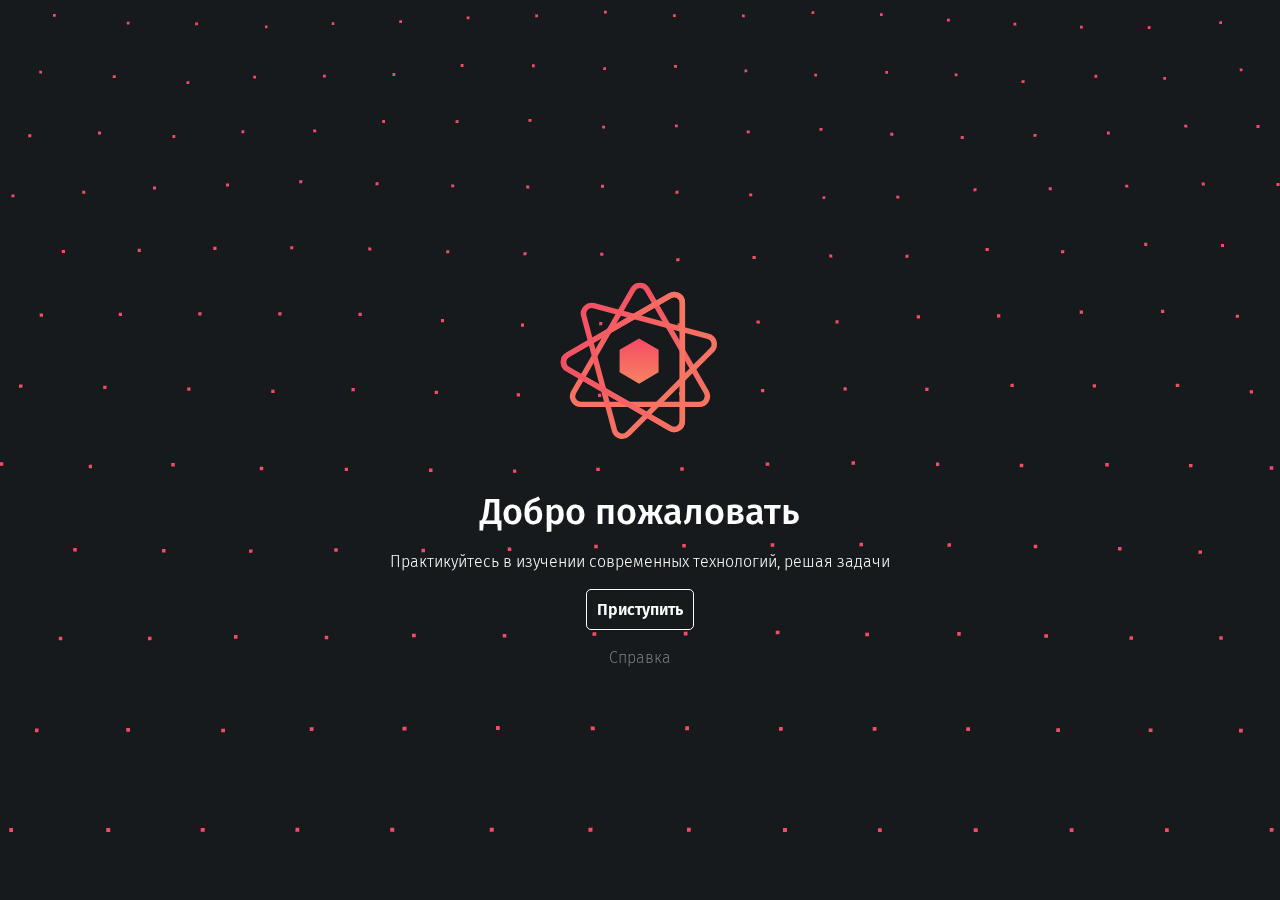
<file: index.html>
<!DOCTYPE html>
<html lang="ru">
<head>
    <meta charset="UTF-8">
    <meta name="viewport" content="width=device-width, initial-scale=1.0">
    <title>Document</title>
    <link rel="stylesheet" href="./src/css/main.css"> 
    <link rel="shortcut icon" href="./src/media/logo.svg" type="image/x-icon">
</head>
<body>
    <div class="wrap" id="intro">
            <img id="intro-logo" src="./src/media/logo.svg" alt="">
            <h1>Добро пожаловать</h1><br>
            <p>Практикуйтесь в изучении современных технологий, решая задачи</p><br>
            <a href="./reg.html" class="btn">Приступить</a><br>
            <a href="#" class="link">Справка</a>
        
    </div>
    <script src="./frameworks/three.min.js"></script>
    <script src="./frameworks/vanta.dots.min.js"></script>
    <script src="./src/js/app.js"></script>
</body>
</html>
</file>
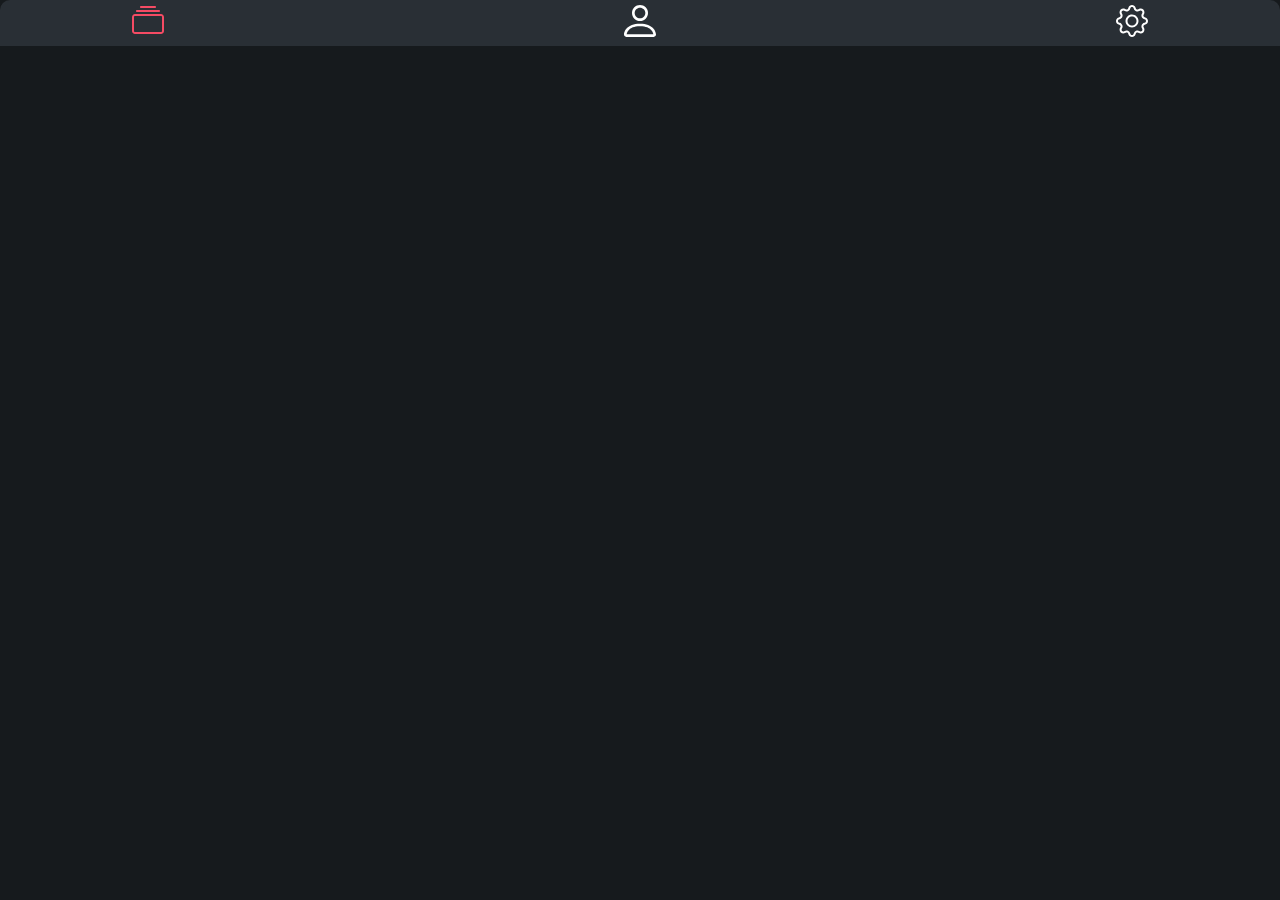
<file: collection.html>
<!DOCTYPE html>
<html lang="en">
<head>
    <meta charset="UTF-8">
    <meta name="viewport" content="width=device-width, initial-scale=1.0">
    <link rel="stylesheet" href="./src/css/main.css">
    <link rel="shortcut icon" href="./src/media/logo.svg" type="image/x-icon">
    <title>Задачи</title>
</head>
<body class="screen">
    <footer>
        <nav>
    <a href="./collection.html"><img src="./src/media/collection-active.svg" alt="" class="nav-img"></a>
    <a href="./lk.html"><img src="./src/media/lk.svg" alt="" class="nav-img"></a>
    <a href="./settings.html"><img src="./src/media/settings.svg" alt="" class="nav-img"></a>
    </nav>
    </footer>
</body>
</html>
</file>
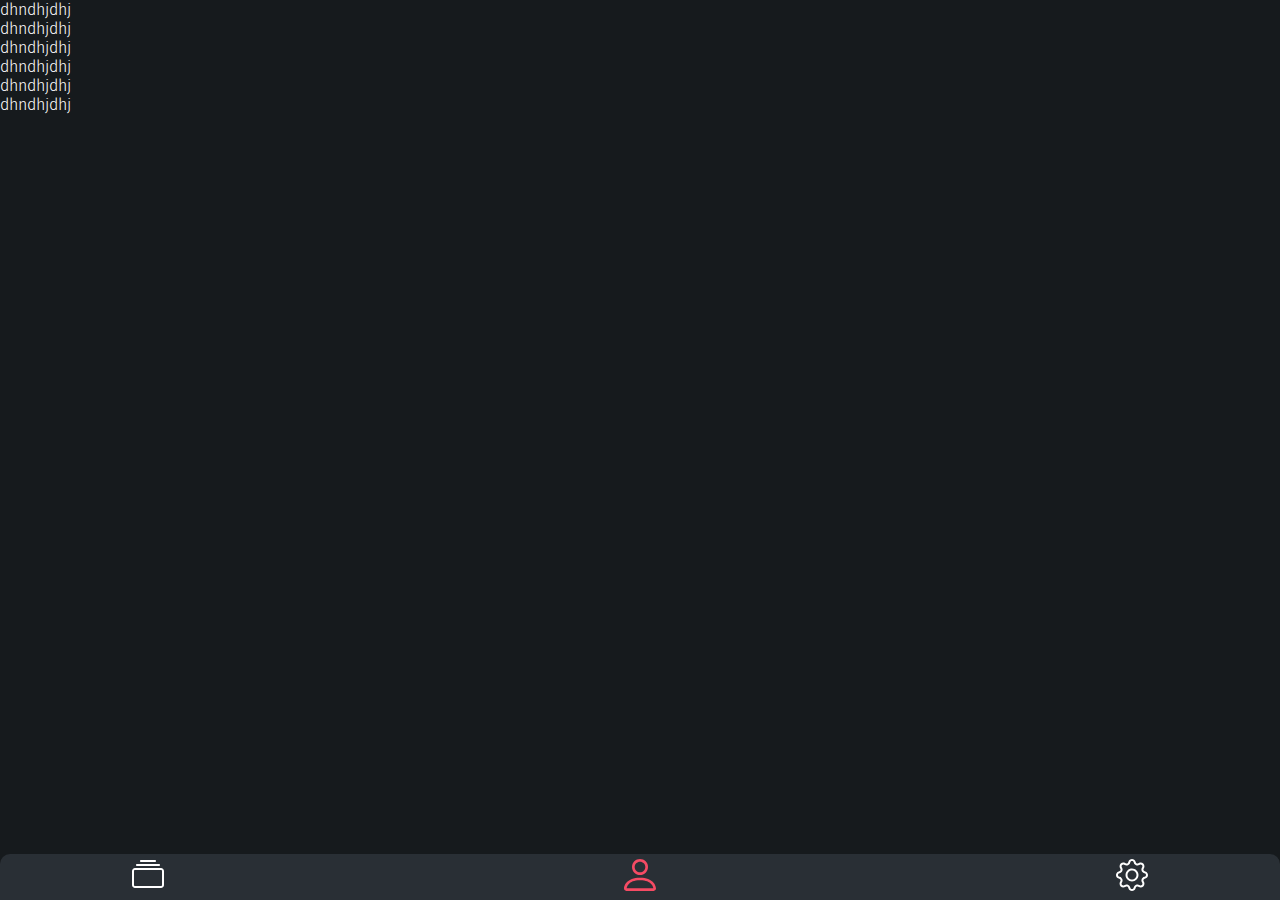
<file: lk.html>
<!DOCTYPE html>
<html lang="en">
<head>
    <meta charset="UTF-8">
    <meta name="viewport" content="width=device-width, initial-scale=1.0">
    <link rel="stylesheet" href="./src/css/main.css">
    <link rel="shortcut icon" href="./src/media/logo.svg" type="image/x-icon">
    <title>Личный кабинет</title>
</head>
<body class="screen">
    <div class="grid">
        <main>
            <p>dhndhjdhj</p>
            <p>dhndhjdhj</p>
            <p>dhndhjdhj</p>
            <p>dhndhjdhj</p>
            <p>dhndhjdhj</p>
            <p>dhndhjdhj</p>
        </main>
        <footer>
            <nav>
                <a href="./collection.html"><img src="./src/media/collection.svg" alt="" class="nav-img"></a>
                <a href="./lk.html"><img src="./src/media/lk-active.svg" alt="" class="nav-img"></a>
                <a href="./settings.html"><img src="./src/media/settings.svg" alt="" class="nav-img"></a>
            </nav>
        </footer>
    </div>
</body>
</html>
</file>
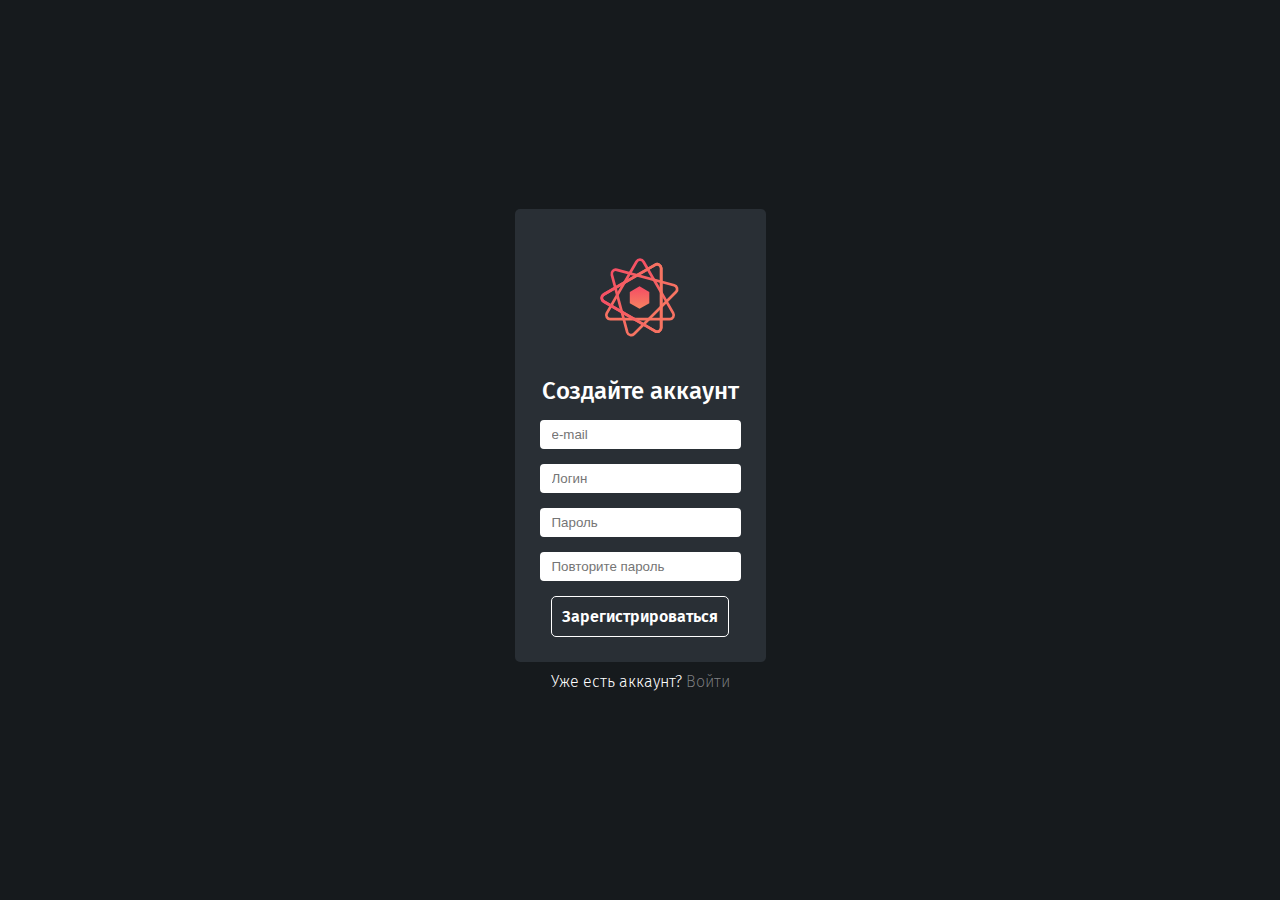
<file: reg.html>
<!DOCTYPE html>
<html lang="ru">
<head>
    <meta charset="UTF-8">
    <meta name="viewport" content="width=device-width, initial-scale=1.0">
    <title>Регистрация</title>
    <link rel="stylesheet" href="./src/css/main.css"> 
    <link rel="shortcut icon" href="./src/media/logo.svg" type="image/x-icon">
</head>
<body>
    <div class="wrap" id="reg-wrap">
        
        <form action="" id="reg-form">
            <img src="./src/media/logo.svg" alt="" id="reg-logo">
            <h3>Создайте аккаунт</h3>
            <input type="email" name="Regemail" id="Regemail" placeholder="e-mail">
            <input type="text" name="RegName" id="RegName" placeholder="Логин">
            <input type="password" name="Regpass" id="Regpass" placeholder="Пароль">
            <input type="text" name="Regconpass" id="Regconpass" placeholder="Повторите пароль">
            
            <input type="submit" value="Зарегистрироваться">
            
        </form>
        <p>Уже есть аккаунт? <a href="./signin.html" class="link">Войти</a></p>
    </div>
</body>
</html>
</file>
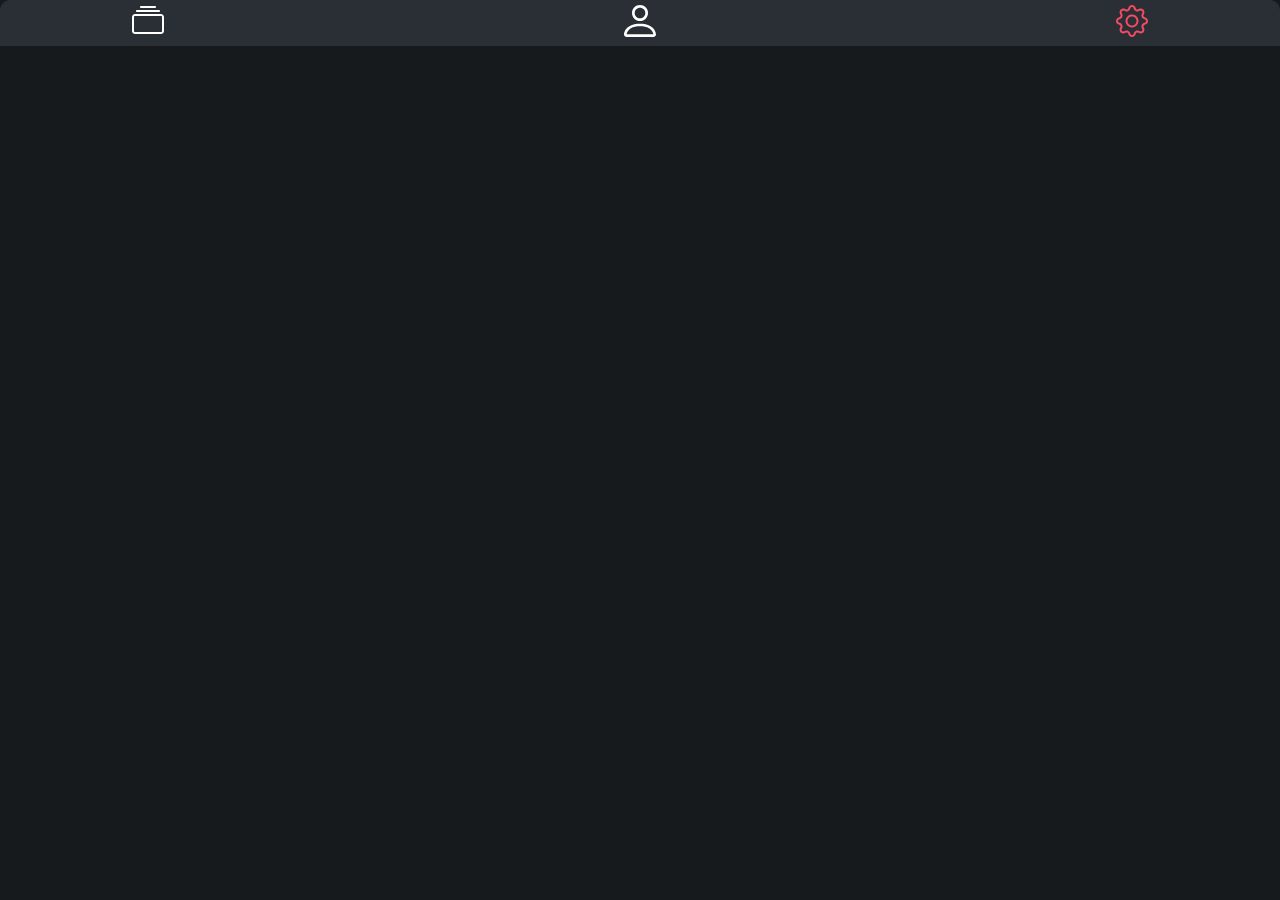
<file: settings.html>
<!DOCTYPE html>
<html lang="en">
<head>
    <meta charset="UTF-8">
    <meta name="viewport" content="width=device-width, initial-scale=1.0">
    <link rel="stylesheet" href="./src/css/main.css">
    <link rel="shortcut icon" href="./src/media/logo.svg" type="image/x-icon">
    <title>Настройки</title>
</head>
<body class="screen">
    <footer>
        <nav>
    <a href="./collection.html"><img src="./src/media/collection.svg" alt="" class="nav-img"></a>
    <a href="./lk.html"><img src="./src/media/lk.svg" alt="" class="nav-img"></a>
    <a href="./settings.html"><img src="./src/media/settings-active.svg" alt="" class="nav-img"></a>
    </nav>
    </footer>
</body>
</html>
</file>
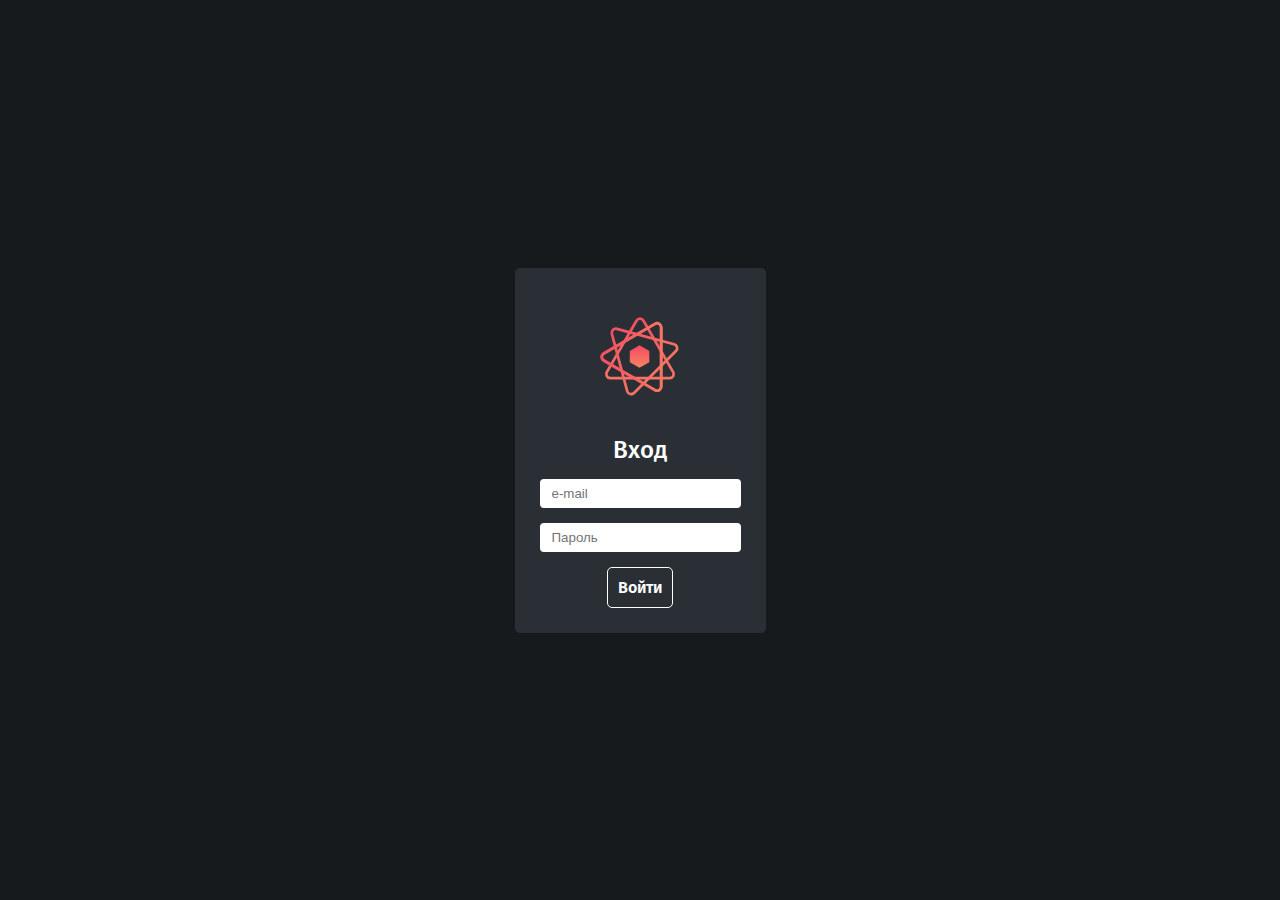
<file: signin.html>
<!DOCTYPE html>
<html lang="ru">
<head>
    <meta charset="UTF-8">
    <meta name="viewport" content="width=device-width, initial-scale=1.0">
    <title>Вход</title>
    <link rel="stylesheet" href="./src/css/main.css"> 
    <link rel="shortcut icon" href="./src/media/logo.svg" type="image/x-icon">
</head>
<body>
    <div class="wrap" id="reg-wrap">
        
        <form action="" id="reg-form">
            <img src="./src/media/logo.svg" alt="" id="reg-logo">
            <h3>Вход</h3>
            <input type="email" name="Regemail" id="Regemail" placeholder="e-mail">
            <input type="password" name="Regpass" id="Regpass" placeholder="Пароль">
            <input type="submit" value="Войти">
            
        </form>

    </div>
</body>
</html>
</file>
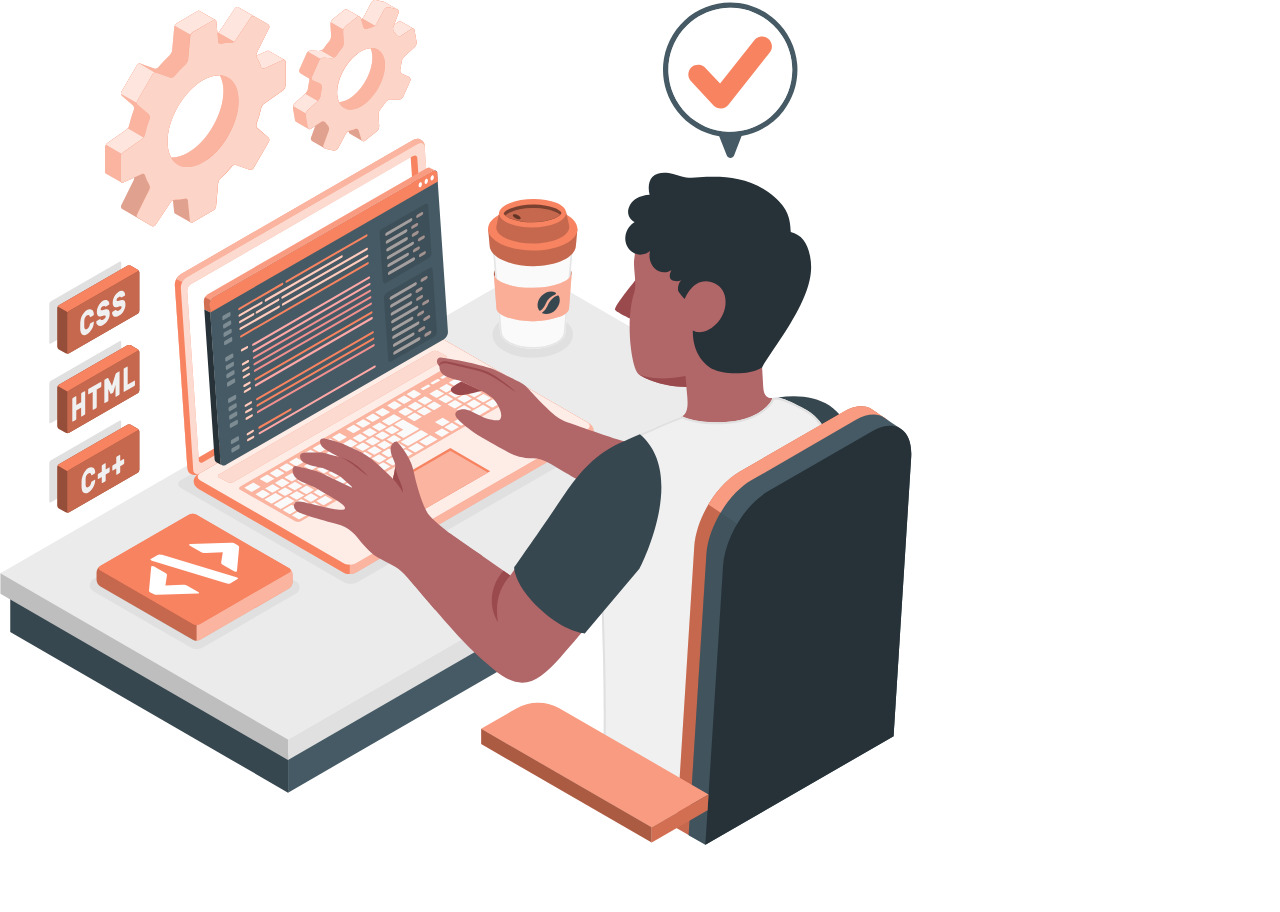
<file: tutorial.html>
<!DOCTYPE html>
<html lang="en">
<head>
    <meta charset="UTF-8">
    <meta name="viewport" content="width=device-width, initial-scale=1.0">
    <title>Туториал</title>
    <link rel="stylesheet" href="./src/css/main.css">
    <link rel="shortcut icon" href="./src/media/logo.svg" type="image/x-icon">
</head>
<body>
    <div class="wrap" id="tutorial-wrap">
        <img src="./src/media/coding.svg" alt="" class="tutorial-img" id="first-tutorial-img">
        <h1>Решайте задачи</h1>
        <p>Это приложение - большой банк задач по программированию, разделенных по категориям сложности</p>
    </div>
</body>
</html>
</file>
<file: src/css/main.css>
@import url('https://fonts.googleapis.com/css2?family=Fira+Sans:ital,wght@0,100;0,200;0,300;0,400;0,500;0,600;0,700;0,800;0,900;1,100;1,200;1,300;1,400;1,500;1,600;1,700;1,800;1,900&display=swap');
* {
    margin: 0;
    padding: 0;
}
#intro-logo {
    width: 256px;
    animation-name: welcome;
    animation-duration: 8s;
}
#reg-logo {
    width: 128px;
}
.wrap{
    width: 100vw;
    height: 100vh;
}
.nav-img {
    width: 32px;
    color: aqua;
}
#intro {
    display: flex;
    justify-content: center;
    flex-direction: column;
    text-align: center;
    align-items: center;
    
}
.btn, input[type=submit]{
    text-decoration: none;
    color: #fff;
    border: 1px solid #fff;
    background: transparent;
    border-radius: 5px;
    padding: 10px;
    font-family: "Fira Sans", sans-serif;
    font-weight: 600;
    font-size: 16px;
    transition: all .3s ease;
}
.btn:hover {
    background-color: #fff;
    color: #000;
}
.link {
    text-decoration: none;
    color: #ffffff77;
    font-family: "Fira Sans", sans-serif;
    font-weight: 200;
    font-size: 16px;
    transition: all .2s ease;
}
.link:hover {
    color: #fff;
}
h1 {
    color: #fff;
    font-family: "Fira Sans", sans-serif;
    font-weight: 500;
    font-size: 36px;
}
h3 {
    color: #fff;
    font-family: "Fira Sans", sans-serif;
    font-weight: 500;
    font-size: 24px;
}
p {
    color: #fff;
    font-family: "Fira Sans", sans-serif;
    font-weight: 300;
    font-size: 16px;
}
#reg-wrap {
    background-color: #161A1D;
    display: flex;
    flex-direction: column;
    justify-content: center;
    align-items: center;
    gap: 10px;
}

#reg-form {
    background-color: #292f35;
    padding: 25px;
    border-radius: 5px;
    display: flex;
    flex-direction: column;
    align-items: center;
    gap: 15px;
}
input[type=text], input[type=email], input[type=password] {
    border: 2px solid white;
    border-radius: 4px;
    padding: 5px 10px;
    box-sizing: border-box;
  }
  footer {
    display: flex;
    justify-content: center;
    background-color: #292f35;
    padding: 5px;
    border-radius: 10px 10px 0px 0px;
  }
.screen {
    background-color: #161A1D;
}
nav {
    display: flex;
    justify-content: space-between;
    width: 80%;
     
    
}


.grid {
    display: grid;
    grid-template-columns:100%;
    height:100vh;
    grid-template-rows: 1fr auto;
}
@keyframes welcome {
    from {
        opacity: 0%;
    }
    to {
        opacity: 100;
    }
}
</file>
